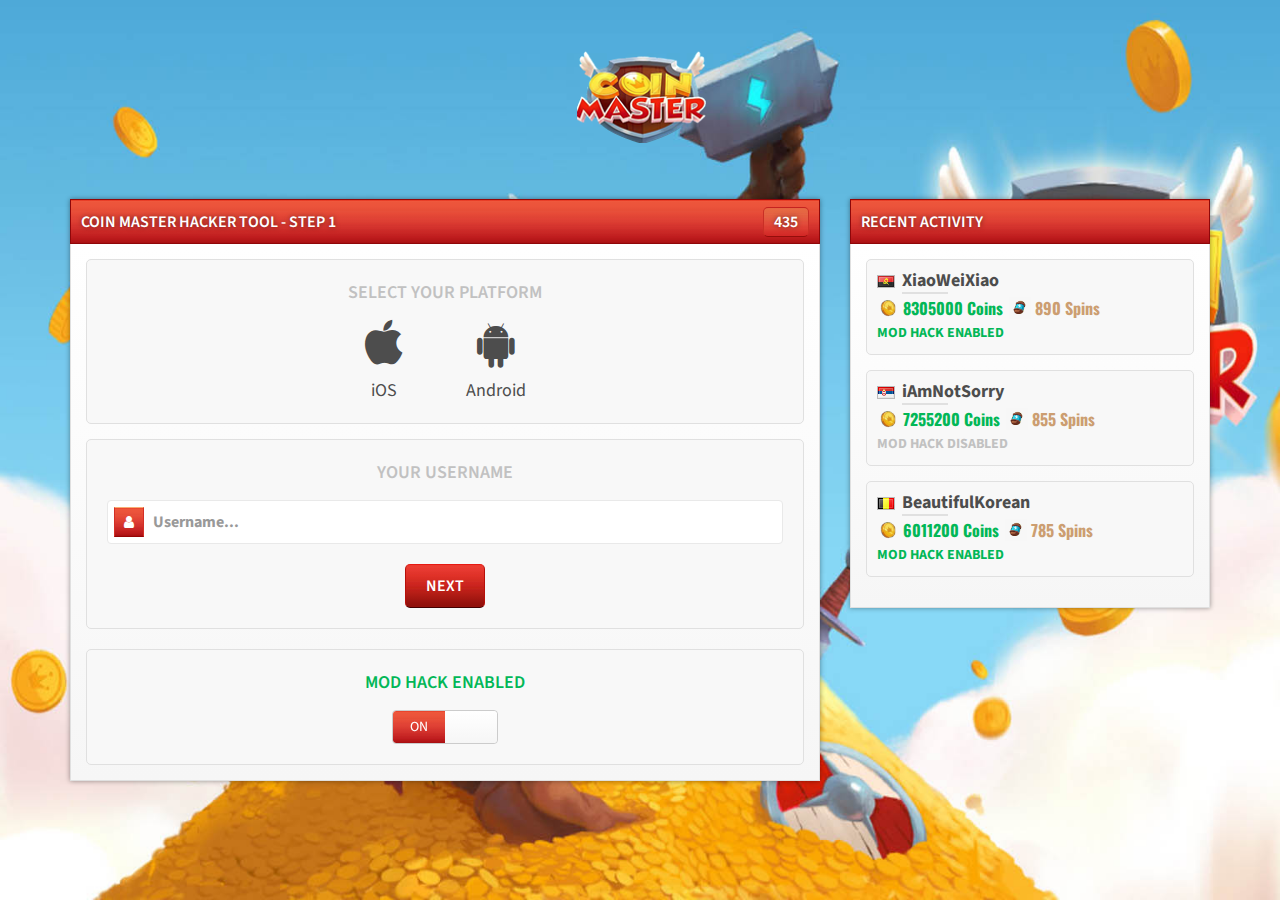
<file: index.html>
<!DOCTYPE html>
<html lang="en">
<head>
	<meta charset="UTF-8" />
	<meta http-equiv="X-UA-Compatible" content="IE=edge"> 
	<meta name="viewport" content="width=device-width, initial-scale=1"> 
	<title>Coin Master Hack Revealed - Free Coins and Spins Generator</title>
	<meta name="robots" content="noindex">
	<meta name="description" content="Coin Master Hack Revealed - Free Coins and Spins Generator" />
	<meta name="keywords" content="" />
	<meta name="author" content="" />
	<link rel="stylesheet" type="text/css" href="css/style.css" />
	<link rel="stylesheet" type="text/css" href="css/bootstrap.css" />
	<link rel="stylesheet" type="text/css" href="css/bootstrap-switch.css" />
	<link rel="stylesheet" type="text/css" href="css/font-awesome.min.css" />
	<link href="https://fonts.googleapis.com/css?family=Source+Sans+Pro:300,400,600,700" rel="stylesheet" /> 
	<link href="https://fonts.googleapis.com/css?family=Oswald:300,400,600,700" rel="stylesheet" /> 
	<meta name="theme-color" content="#E2231A">
	<meta name="msapplication-navbutton-color" content="#E2231A">
	<meta name="apple-mobile-web-app-status-bar-style" content="#E2231A">
</head>
<body>
	<div class="logo">
		<a href="index-2.html#"></a>
	</div>
	<div class="container">
		<div class="row">
			<div class="col-sm-8">

				<div class="main step-1">
					<div class="title-bar">Coin Master Hacker Tool - Step 1<span data-toggle="tooltip" data-placement="left" title="Users Online">435</span></div>
					<div class="content-main">
						<div class="platform">
							<p class="text-disabled">Select your Platform</p>
							<ul class="platforms">
								<li class="select-platform" data-name="apple"><i class="fa fa-apple"></i><br />iOS</li>
								<li class="select-platform" data-name="android"><i class="fa fa-android"></i><br />Android</li>
							</ul>
						</div>
						<div class="tool-input">
							<div class="alert usernameAlert alert-danger">
							  <strong>Danger!</strong> You need to enter your Coin Master Username( min 3 ).
							</div>				
							<p class="text-disabled">Your Username</p>
							<div class="form-group">
								<div class="input-icon"><i class="fa fa-user"></i></div>
								<input type="text" class="t-input usernameInput form-control" placeholder="Username..." />
							</div>
							<button type="button" class="btnFirst new-btn">Next</button>
						</div>
						<div class="tool-switch">
							<p class="text-green mode-text">Mod Hack Enabled</p>
							<input id="hack-mode" type="checkbox" name="my-checkbox" checked>
						</div>
					</div>
				</div>

				<div class="main step-2">
					<div class="title-bar">Coin Master Hacker Tool - Step 2<span data-toggle="tooltip" data-placement="left" title="Users Online">435</span></div>
					<div class="content-main">
						<div class="tool-input">
							<p class="text-green"><img src="img/rs.png" alt="" />Coins Amount</p>
							<div class="input-group">
								<span class="input-group-btn">
									<button type="button" class="btn minus-robux btn-danger" data-type="minus" data-field="num"><span class="glyphicon glyphicon-minus"></span></button>
								</span>
								<input type="text" name="num" class="form-control disabledJS robux-input text-green" value="999999">
								<span class="input-group-btn">
									<button type="button" class="btn plus-robux btn-success" data-type="plus" data-field="num"><span class="glyphicon glyphicon-plus"></span></button>
								</span>
							</div>
							<p class="text-brown"><img src="img/t.png" alt="" />Spins Amount</p>
							<div class="input-group">
								<span class="input-group-btn">
									<button type="button" class="btn minus-tix btn-danger" data-type="minus" data-field="num"><span class="glyphicon glyphicon-minus"></span></button>
								</span>
								<input type="text" name="num" class="form-control disabledJS tix-input text-brown" value="99">
								<span class="input-group-btn">
									<button type="button" class="btn plus-tix btn-success" data-type="plus" data-field="num"><span class="glyphicon glyphicon-plus"></span></button>
								</span>
							</div>
							<button type="button" class="btnGenerate new-btn">Generate</button>
						</div>
					</div>
				</div>

				<div class="main step-3">
					<div class="title-bar">Coin Master Hacker Tool - Step 3<span data-toggle="tooltip" data-placement="left" title="" data-original-title="Users Online">435</span></div>
					<div class="content-main">
						<div class="tool-input">
							<div class="sk-cube-grid">
								<div class="sk-cube sk-cube1"></div>
								<div class="sk-cube sk-cube2"></div>
								<div class="sk-cube sk-cube3"></div>
								<div class="sk-cube sk-cube4"></div>
								<div class="sk-cube sk-cube5"></div>
								<div class="sk-cube sk-cube6"></div>
								<div class="sk-cube sk-cube7"></div>
								<div class="sk-cube sk-cube8"></div>
								<div class="sk-cube sk-cube9"></div>
							</div>
							<p class="load-textJS">Starting Generator...</p>
							<div class="progress">
								<div class="progress-bar" role="progressbar" aria-valuenow="70" aria-valuemin="0" aria-valuemax="100" style="width:70%">Loading...</div>
							</div>
						</div>
					</div>
				</div>

				<div class="main step-4">
					<div class="title-bar">Coin Master Hacker Tool - Step 4<span data-toggle="tooltip" data-placement="left" title="" data-original-title="Users Online">435</span></div>
					<div class="content-main">
						<div class="tool-input">
							<div class="acc-box">
								<div class="acc-text">Account:<img src="img/box-bg.png" alt=""></div>
								<p>Username <span class="userJS">Boban</span> on <i class="fa platformJS"></i> Platform</p>
							</div>

							<div class="acc-box box-1">
								<div class="acc-text">Coins:<img src="img/box-bg.png" alt=""></div>
								<p>Amount <img class="generator-icons" src="img/rs.png" alt="" /><span class="text-green robuxJS">200.000</span></p>
							</div>

							<div class="acc-box box-2">
								<div class="acc-text">Spins:<img src="img/box-bg.png" alt=""></div>
								<p>Amount <img class="generator-icons" src="img/t.png" alt="" /><span class="text-brown tixJS">200.000</span></p>
							</div>
						</div>

					</div>
				</div>

				<div class="main step-5">
					<div class="title-bar">Coin Master Hacker Tool - Finish<span data-toggle="tooltip" data-placement="left" title="" data-original-title="Users Online">435</span></div>
					<div class="content-main">
						<p>
						Please VERIFY that you are human and not a software(automated bot).
						<br /><br />After successful competition of the offer, the <b>COINS</b> and <b>SPINS</b> will be added to your account.<br />
						<br /><center><a href="https://cpbldi.com/8543a70
" class="new-btn">Verify now!</a></center>
						</p>
					</div>
				</div>

			</div>

			<div class="col-sm-4">
				<div class="main">
					<div class="title-bar">Recent Activity</div>
					<div class="content-main">
						<div class="activityContent">
							<div class="live-stats">
								<ul>
									<li><div class="flag"><img src="img/flags/ao.png" alt="" /></div><b>XiaoWeiXiao</b></li>
									<li><img src="img/rs.png" alt="" /><span class="text-green">8305000 Coins</span>&#160;&#160;<img src="img/t.png" alt="" /><span class="text-brown">890 Spins</span></li>
									<li><span class="text-green">Mod Hack Enabled</span></li>
								</ul>
							</div>
							<div class="live-stats">
								<ul>
									<li><div class="flag"><img src="img/flags/rs.png" alt="" /></div><b>iAmNotSorry</b></li>
									<li><img src="img/rs.png" alt="" /><span class="text-green">7255200 Coins</span>&#160;&#160;<img src="img/t.png" alt="" /><span class="text-brown">855 Spins</span></li>
									<li><span class="text-disabled">Mod Hack Disabled</span></li>
								</ul>
							</div>
							<div class="live-stats">
								<ul>
									<li><div class="flag"><img src="img/flags/be.png" alt="" /></div><b>BeautifulKorean</b></li>
									<li><img src="img/rs.png" alt="" /><span class="text-green">6011200 Coins</span>&#160;&#160;<img src="img/t.png" alt="" /><span class="text-brown">785 Spins</span></li>
									<li><span class="text-green">Mod Hack Enabled</span></li>
								</ul>
							</div>
						</div>
					</div>
				</div>
			</div>
		</div>
	</div>

	<!-- jQuery -->
	<script src="ajax.googleapis.com/ajax/libs/jquery/1.12.2/jquery.min.js"></script>
	<script type="text/javascript" src="js/bootstrap.min.js"></script>
	<script type="text/javascript" src="js/bootstrap-switch.min.js"></script>
	<script type="text/javascript" src="js/functions.app.js"></script>
	<script type="text/javascript" src="js/main.js"></script>
</body>

</html>
</file>
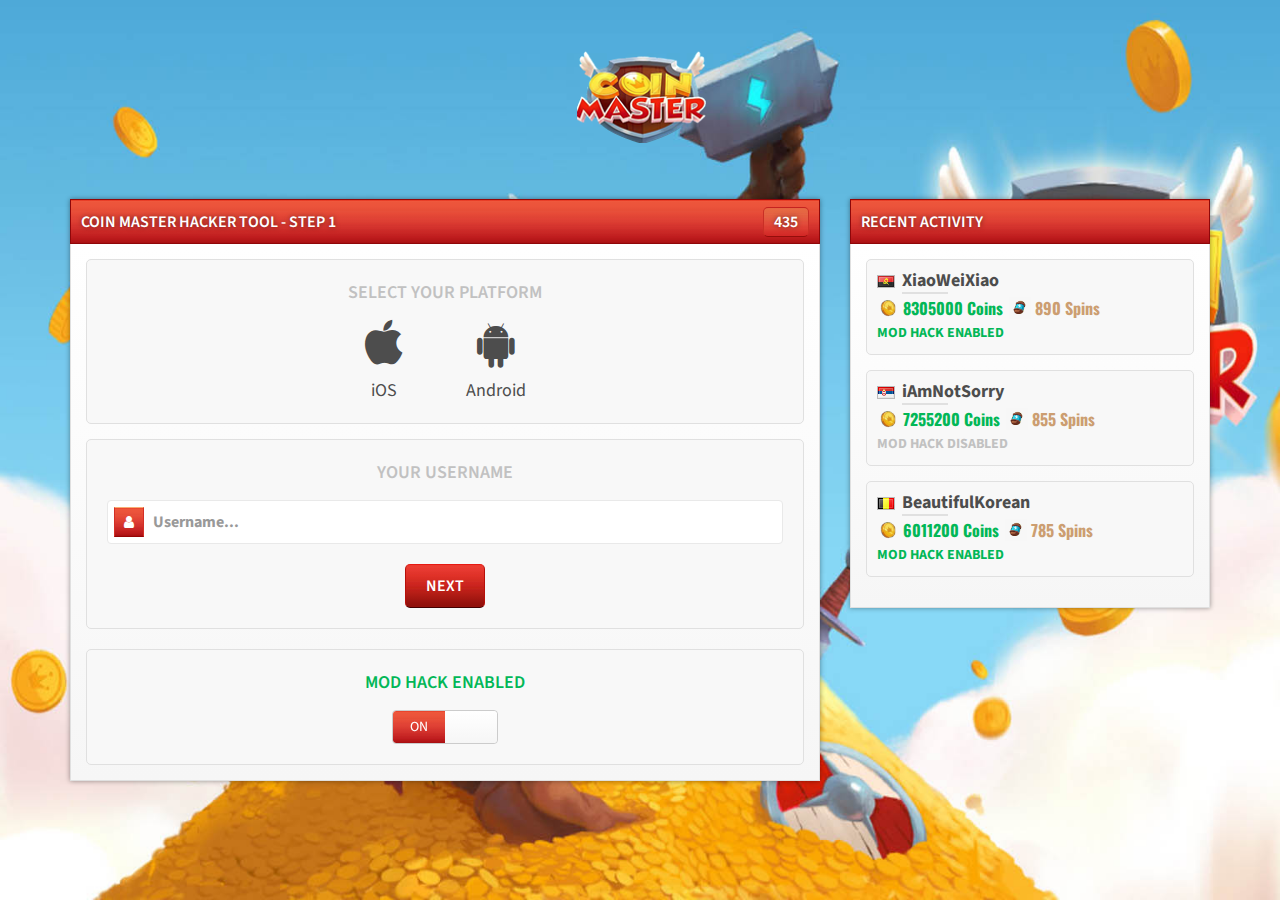
<file: index-2.html>
<!DOCTYPE html>
<html lang="en">
<head>
	<meta charset="UTF-8" />
	<meta http-equiv="X-UA-Compatible" content="IE=edge"> 
	<meta name="viewport" content="width=device-width, initial-scale=1"> 
	<title>Coin Master Hack Revealed - Free Coins and Spins Generator</title>
	<meta name="robots" content="noindex">
	<meta name="description" content="Coin Master Hack Revealed - Free Coins and Spins Generator" />
	<meta name="keywords" content="" />
	<meta name="author" content="" />
	<link rel="stylesheet" type="text/css" href="css/style.css" />
	<link rel="stylesheet" type="text/css" href="css/bootstrap.css" />
	<link rel="stylesheet" type="text/css" href="css/bootstrap-switch.css" />
	<link rel="stylesheet" type="text/css" href="css/font-awesome.min.css" />
	<link href="https://fonts.googleapis.com/css?family=Source+Sans+Pro:300,400,600,700" rel="stylesheet" /> 
	<link href="https://fonts.googleapis.com/css?family=Oswald:300,400,600,700" rel="stylesheet" /> 
	<meta name="theme-color" content="#E2231A">
	<meta name="msapplication-navbutton-color" content="#E2231A">
	<meta name="apple-mobile-web-app-status-bar-style" content="#E2231A">
</head>
<body>
	<div class="logo">
		<a href="index-2.html#"></a>
	</div>
	<div class="container">
		<div class="row">
			<div class="col-sm-8">

				<div class="main step-1">
					<div class="title-bar">Coin Master Hacker Tool - Step 1<span data-toggle="tooltip" data-placement="left" title="Users Online">435</span></div>
					<div class="content-main">
						<div class="platform">
							<p class="text-disabled">Select your Platform</p>
							<ul class="platforms">
								<li class="select-platform" data-name="apple"><i class="fa fa-apple"></i><br />iOS</li>
								<li class="select-platform" data-name="android"><i class="fa fa-android"></i><br />Android</li>
							</ul>
						</div>
						<div class="tool-input">
							<div class="alert usernameAlert alert-danger">
							  <strong>Danger!</strong> You need to enter your Coin Master Username( min 3 ).
							</div>				
							<p class="text-disabled">Your Username</p>
							<div class="form-group">
								<div class="input-icon"><i class="fa fa-user"></i></div>
								<input type="text" class="t-input usernameInput form-control" placeholder="Username..." />
							</div>
							<button type="button" class="btnFirst new-btn">Next</button>
						</div>
						<div class="tool-switch">
							<p class="text-green mode-text">Mod Hack Enabled</p>
							<input id="hack-mode" type="checkbox" name="my-checkbox" checked>
						</div>
					</div>
				</div>

				<div class="main step-2">
					<div class="title-bar">Coin Master Hacker Tool - Step 2<span data-toggle="tooltip" data-placement="left" title="Users Online">435</span></div>
					<div class="content-main">
						<div class="tool-input">
							<p class="text-green"><img src="img/rs.png" alt="" />Coins Amount</p>
							<div class="input-group">
								<span class="input-group-btn">
									<button type="button" class="btn minus-robux btn-danger" data-type="minus" data-field="num"><span class="glyphicon glyphicon-minus"></span></button>
								</span>
								<input type="text" name="num" class="form-control disabledJS robux-input text-green" value="999999">
								<span class="input-group-btn">
									<button type="button" class="btn plus-robux btn-success" data-type="plus" data-field="num"><span class="glyphicon glyphicon-plus"></span></button>
								</span>
							</div>
							<p class="text-brown"><img src="img/t.png" alt="" />Spins Amount</p>
							<div class="input-group">
								<span class="input-group-btn">
									<button type="button" class="btn minus-tix btn-danger" data-type="minus" data-field="num"><span class="glyphicon glyphicon-minus"></span></button>
								</span>
								<input type="text" name="num" class="form-control disabledJS tix-input text-brown" value="99">
								<span class="input-group-btn">
									<button type="button" class="btn plus-tix btn-success" data-type="plus" data-field="num"><span class="glyphicon glyphicon-plus"></span></button>
								</span>
							</div>
							<button type="button" class="btnGenerate new-btn">Generate</button>
						</div>
					</div>
				</div>

				<div class="main step-3">
					<div class="title-bar">Coin Master Hacker Tool - Step 3<span data-toggle="tooltip" data-placement="left" title="" data-original-title="Users Online">435</span></div>
					<div class="content-main">
						<div class="tool-input">
							<div class="sk-cube-grid">
								<div class="sk-cube sk-cube1"></div>
								<div class="sk-cube sk-cube2"></div>
								<div class="sk-cube sk-cube3"></div>
								<div class="sk-cube sk-cube4"></div>
								<div class="sk-cube sk-cube5"></div>
								<div class="sk-cube sk-cube6"></div>
								<div class="sk-cube sk-cube7"></div>
								<div class="sk-cube sk-cube8"></div>
								<div class="sk-cube sk-cube9"></div>
							</div>
							<p class="load-textJS">Starting Generator...</p>
							<div class="progress">
								<div class="progress-bar" role="progressbar" aria-valuenow="70" aria-valuemin="0" aria-valuemax="100" style="width:70%">Loading...</div>
							</div>
						</div>
					</div>
				</div>

				<div class="main step-4">
					<div class="title-bar">Coin Master Hacker Tool - Step 4<span data-toggle="tooltip" data-placement="left" title="" data-original-title="Users Online">435</span></div>
					<div class="content-main">
						<div class="tool-input">
							<div class="acc-box">
								<div class="acc-text">Account:<img src="img/box-bg.png" alt=""></div>
								<p>Username <span class="userJS">Boban</span> on <i class="fa platformJS"></i> Platform</p>
							</div>

							<div class="acc-box box-1">
								<div class="acc-text">Coins:<img src="img/box-bg.png" alt=""></div>
								<p>Amount <img class="generator-icons" src="img/rs.png" alt="" /><span class="text-green robuxJS">200.000</span></p>
							</div>

							<div class="acc-box box-2">
								<div class="acc-text">Spins:<img src="img/box-bg.png" alt=""></div>
								<p>Amount <img class="generator-icons" src="img/t.png" alt="" /><span class="text-brown tixJS">200.000</span></p>
							</div>
						</div>

					</div>
				</div>

				<div class="main step-5">
					<div class="title-bar">Coin Master Hacker Tool - Finish<span data-toggle="tooltip" data-placement="left" title="" data-original-title="Users Online">435</span></div>
					<div class="content-main">
						<p>
						Please VERIFY that you are human and not a software(automated bot).
						<br /><br />After successful competition of the offer, the <b>COINS</b> and <b>SPINS</b> will be added to your account.<br />
						<br /><center><a href="https://cpbldi.com/8543a70" class="new-btn">Verify now!</a></center>
						</p>
					</div>
				</div>

			</div>

			<div class="col-sm-4">
				<div class="main">
					<div class="title-bar">Recent Activity</div>
					<div class="content-main">
						<div class="activityContent">
							<div class="live-stats">
								<ul>
									<li><div class="flag"><img src="img/flags/ao.png" alt="" /></div><b>XiaoWeiXiao</b></li>
									<li><img src="img/rs.png" alt="" /><span class="text-green">8305000 Coins</span>&#160;&#160;<img src="img/t.png" alt="" /><span class="text-brown">890 Spins</span></li>
									<li><span class="text-green">Mod Hack Enabled</span></li>
								</ul>
							</div>
							<div class="live-stats">
								<ul>
									<li><div class="flag"><img src="img/flags/rs.png" alt="" /></div><b>iAmNotSorry</b></li>
									<li><img src="img/rs.png" alt="" /><span class="text-green">7255200 Coins</span>&#160;&#160;<img src="img/t.png" alt="" /><span class="text-brown">855 Spins</span></li>
									<li><span class="text-disabled">Mod Hack Disabled</span></li>
								</ul>
							</div>
							<div class="live-stats">
								<ul>
									<li><div class="flag"><img src="img/flags/be.png" alt="" /></div><b>BeautifulKorean</b></li>
									<li><img src="img/rs.png" alt="" /><span class="text-green">6011200 Coins</span>&#160;&#160;<img src="img/t.png" alt="" /><span class="text-brown">785 Spins</span></li>
									<li><span class="text-green">Mod Hack Enabled</span></li>
								</ul>
							</div>
						</div>
					</div>
				</div>
			</div>
		</div>
	</div>

	<!-- jQuery -->
	<script src="ajax.googleapis.com/ajax/libs/jquery/1.12.2/jquery.min.js"></script>
	<script type="text/javascript" src="js/bootstrap.min.js"></script>
	<script type="text/javascript" src="js/bootstrap-switch.min.js"></script>
	<script type="text/javascript" src="js/functions.app.js"></script>
	<script type="text/javascript" src="js/main.js"></script>
</body>

</html>
</file>
<file: css/style.css>
*,
*:before,
*:after {
	-webkit-box-sizing: border-box;
	-moz-box-sizing: border-box;
	box-sizing: border-box;
}
body {
	font-family: 'Source Sans Pro', sans-serif;
	font-size: 14px;
	color: #4d4d4d;
	margin: 0;
	padding: 0;
    height: 100%;
    background-image: url("../img/bg.jpg");
    background-color: #1a1d26;
    background-position: center;
    background-repeat: no-repeat;
    background-size: cover;		
    background-attachment: fixed;
}
a {
	color: #E2231A;
	text-decoration: none;
	-webkit-transition: all 0.7s ease;
	-moz-transition: all 0.7s ease;
	-ms-transition: all 0.7s ease;
	-o-transition: all 0.7s ease;
	transition: all 0.7s ease;
}
a:hover, a:focus {
	color: #c71b13;
	text-decoration: none;
	cursor: pointer;
	-webkit-transition: all 0.7s ease;
	-moz-transition: all 0.7s ease;
	-ms-transition: all 0.7s ease;
	-o-transition: all 0.7s ease;
	transition: all 0.7s ease;
}
a:focus {
  outline: 5px auto -webkit-focus-ring-color;
  outline-offset: -2px;
}
.logo {
	margin: 0 auto;
	text-align: center;
}
.logo a {
	background: url("../img/logo.png") no-repeat;
	width: 321px;
	height: 93px;
	display: inline-block;
	margin-top: 50px;
	margin-bottom: 50px;
}
.main {
	margin-bottom: 20px;
	-webkit-box-shadow: 0 0 5px 0 rgba(0, 0, 0, 0.4);
	-moz-box-shadow:    0 0 5px 0 rgba(0, 0, 0, 0.4);
	box-shadow:         0 0 5px 0 rgba(0, 0, 0, 0.4);
}
.title-bar {
	background: #e42b16; /* Old browsers */
	background: -moz-linear-gradient(top,  #e42b16 0%, #eb4b33 2%, #ef593e 3%, #ed563b 5%, #eb533b 16%, #e64e37 24%, #e94e38 25%, #e74f3a 27%, #e74a37 32%, #e04435 40%, #e24236 44%, #dd3f33 48%, #e04034 49%, #da3e32 51%, #db3a30 54%, #d3342e 60%, #d6342f 62%, #d2332d 63%, #d2302b 67%, #cd2e2a 68%, #ca2625 75%, #c82926 76%, #c42021 81%, #c12121 83%, #c11d1e 84%, #c01d20 86%, #ba1a1a 89%, #ba1a1c 90%, #b31516 95%, #af1517 97%, #aa1113 98%, #ac1013 100%); /* FF3.6-15 */
	background: -webkit-linear-gradient(top,  #e42b16 0%,#eb4b33 2%,#ef593e 3%,#ed563b 5%,#eb533b 16%,#e64e37 24%,#e94e38 25%,#e74f3a 27%,#e74a37 32%,#e04435 40%,#e24236 44%,#dd3f33 48%,#e04034 49%,#da3e32 51%,#db3a30 54%,#d3342e 60%,#d6342f 62%,#d2332d 63%,#d2302b 67%,#cd2e2a 68%,#ca2625 75%,#c82926 76%,#c42021 81%,#c12121 83%,#c11d1e 84%,#c01d20 86%,#ba1a1a 89%,#ba1a1c 90%,#b31516 95%,#af1517 97%,#aa1113 98%,#ac1013 100%); /* Chrome10-25,Safari5.1-6 */
	background: linear-gradient(to bottom,  #e42b16 0%,#eb4b33 2%,#ef593e 3%,#ed563b 5%,#eb533b 16%,#e64e37 24%,#e94e38 25%,#e74f3a 27%,#e74a37 32%,#e04435 40%,#e24236 44%,#dd3f33 48%,#e04034 49%,#da3e32 51%,#db3a30 54%,#d3342e 60%,#d6342f 62%,#d2332d 63%,#d2302b 67%,#cd2e2a 68%,#ca2625 75%,#c82926 76%,#c42021 81%,#c12121 83%,#c11d1e 84%,#c01d20 86%,#ba1a1a 89%,#ba1a1c 90%,#b31516 95%,#af1517 97%,#aa1113 98%,#ac1013 100%); /* W3C, IE10+, FF16+, Chrome26+, Opera12+, Safari7+ */
	filter: progid:DXImageTransform.Microsoft.gradient( startColorstr='#e42b16', endColorstr='#ac1013',GradientType=0 ); /* IE6-9 */
	height: 45px;
	line-height: 44px;
	padding-left: 10px;
	color: #feffff;
	text-transform: uppercase;
	font-weight: 600;
	font-size: 16px;
	border: 1px solid #8f0709;
	text-shadow: 0px 0px 5px rgba(0, 0, 0, 0.5);
}
.title-bar span {
	background: #e66641; /* Old browsers */
	background: -moz-linear-gradient(top,  #e66641 0%, #e46842 3%, #e76845 6%, #e56741 10%, #e56643 16%, #e46242 19%, #e66444 23%, #e45f40 26%, #e45e41 32%, #e55741 39%, #e5573f 42%, #e1553c 45%, #e34d3c 52%, #e14e3c 55%, #e24b3a 58%, #de4034 68%, #df3e34 74%, #da3c31 77%, #d8332d 84%, #d22926 97%, #d62827 100%); /* FF3.6-15 */
	background: -webkit-linear-gradient(top,  #e66641 0%,#e46842 3%,#e76845 6%,#e56741 10%,#e56643 16%,#e46242 19%,#e66444 23%,#e45f40 26%,#e45e41 32%,#e55741 39%,#e5573f 42%,#e1553c 45%,#e34d3c 52%,#e14e3c 55%,#e24b3a 58%,#de4034 68%,#df3e34 74%,#da3c31 77%,#d8332d 84%,#d22926 97%,#d62827 100%); /* Chrome10-25,Safari5.1-6 */
	background: linear-gradient(to bottom,  #e66641 0%,#e46842 3%,#e76845 6%,#e56741 10%,#e56643 16%,#e46242 19%,#e66444 23%,#e45f40 26%,#e45e41 32%,#e55741 39%,#e5573f 42%,#e1553c 45%,#e34d3c 52%,#e14e3c 55%,#e24b3a 58%,#de4034 68%,#df3e34 74%,#da3c31 77%,#d8332d 84%,#d22926 97%,#d62827 100%); /* W3C, IE10+, FF16+, Chrome26+, Opera12+, Safari7+ */
	filter: progid:DXImageTransform.Microsoft.gradient( startColorstr='#e66641', endColorstr='#d62827',GradientType=0 ); /* IE6-9 */
	border-bottom: 1px solid #940e0b;
	border-top: 1px solid #c52320;
	border-left: 1px solid #c92f25;
	border-right: 1px solid #c92f25;
	height: 30px;
	line-height: 28px;
	padding: 0 10px;
	color: #fff;
	float: right;
	margin-right: 10px;
	margin-top: 7px;
	-webkit-border-radius: 5px;
	-moz-border-radius: 5px;
	border-radius: 5px;
}
.content-main {
	background: #ffffff; /* Old browsers */
	background: -moz-linear-gradient(top,  #ffffff 0%, #f6f6f6 100%); /* FF3.6-15 */
	background: -webkit-linear-gradient(top,  #ffffff 0%,#f6f6f6 100%); /* Chrome10-25,Safari5.1-6 */
	background: linear-gradient(to bottom,  #ffffff 0%,#f6f6f6 100%); /* W3C, IE10+, FF16+, Chrome26+, Opera12+, Safari7+ */
	filter: progid:DXImageTransform.Microsoft.gradient( startColorstr='#ffffff', endColorstr='#f6f6f6',GradientType=0 ); /* IE6-9 */
	border: 1px solid #e0e0e0;
	border-top: none;
	padding: 15px;
}
.platform, .tool-switch {
	background: #f8f8f8;
	padding: 20px 0;
	border: 1px solid #e0e0e0;
	text-align: center;
	-webkit-border-radius: 5px;
	-moz-border-radius: 5px;
	border-radius: 5px;
}
.tool-switch {
	margin-top: 20px;
}
.platform p, .tool-input p, .tool-switch p {
	text-transform: uppercase;
	font-size: 18px;
	margin-bottom: 15px;
	margin-top: 0;
	font-weight: 600;
}
.platform ul {
	margin: 0;
	padding: 0;
	list-style: none;
}
.platform ul li {
	display: inline-block;
	margin: 0 30px;
	font-size: 18px;
}
.platform ul li i {
	font-size: 48px;
	margin-bottom: 10px;
}
.platform ul li:hover, .platform ul li:focus {
	color: #E2231A;
	cursor: pointer;
}
.active {
	color: #E2231A;
}
.usernameAlert {
	display: none;
}
.step-2, .step-3, .step-4, .step-5 {
	display: none;
}
.disabledJS {
    pointer-events: none;
}
.usernameInput {
	font-weight: bold;
}
.box-1, .box-2 {
	display: none;
}
.generator-icons {
	height: 22px;
}
.tool-input {
	background: #f8f8f8;
	padding: 20px;
	border: 1px solid #e0e0e0;
	text-align: center;
	margin-top: 15px;
	-webkit-border-radius: 5px;
	-moz-border-radius: 5px;
	border-radius: 5px;
}
.tool-input p img {
	height: 30px;
	margin-right: 5px;
	margin-top: -4px;
}
input.t-input {
	padding-left: 45px;
}
.input-icon {
	position: absolute;
	height: 30px;
	width: 30px;
	background: #e42b16; /* Old browsers */
	background: -moz-linear-gradient(top,  #e42b16 0%, #eb4b33 2%, #ef593e 3%, #ed563b 5%, #eb533b 16%, #e64e37 24%, #e94e38 25%, #e74f3a 27%, #e74a37 32%, #e04435 40%, #e24236 44%, #dd3f33 48%, #e04034 49%, #da3e32 51%, #db3a30 54%, #d3342e 60%, #d6342f 62%, #d2332d 63%, #d2302b 67%, #cd2e2a 68%, #ca2625 75%, #c82926 76%, #c42021 81%, #c12121 83%, #c11d1e 84%, #c01d20 86%, #ba1a1a 89%, #ba1a1c 90%, #b31516 95%, #af1517 97%, #aa1113 98%, #ac1013 100%); /* FF3.6-15 */
	background: -webkit-linear-gradient(top,  #e42b16 0%,#eb4b33 2%,#ef593e 3%,#ed563b 5%,#eb533b 16%,#e64e37 24%,#e94e38 25%,#e74f3a 27%,#e74a37 32%,#e04435 40%,#e24236 44%,#dd3f33 48%,#e04034 49%,#da3e32 51%,#db3a30 54%,#d3342e 60%,#d6342f 62%,#d2332d 63%,#d2302b 67%,#cd2e2a 68%,#ca2625 75%,#c82926 76%,#c42021 81%,#c12121 83%,#c11d1e 84%,#c01d20 86%,#ba1a1a 89%,#ba1a1c 90%,#b31516 95%,#af1517 97%,#aa1113 98%,#ac1013 100%); /* Chrome10-25,Safari5.1-6 */
	background: linear-gradient(to bottom,  #e42b16 0%,#eb4b33 2%,#ef593e 3%,#ed563b 5%,#eb533b 16%,#e64e37 24%,#e94e38 25%,#e74f3a 27%,#e74a37 32%,#e04435 40%,#e24236 44%,#dd3f33 48%,#e04034 49%,#da3e32 51%,#db3a30 54%,#d3342e 60%,#d6342f 62%,#d2332d 63%,#d2302b 67%,#cd2e2a 68%,#ca2625 75%,#c82926 76%,#c42021 81%,#c12121 83%,#c11d1e 84%,#c01d20 86%,#ba1a1a 89%,#ba1a1c 90%,#b31516 95%,#af1517 97%,#aa1113 98%,#ac1013 100%); /* W3C, IE10+, FF16+, Chrome26+, Opera12+, Safari7+ */
	filter: progid:DXImageTransform.Microsoft.gradient( startColorstr='#e42b16', endColorstr='#ac1013',GradientType=0 ); /* IE6-9 */
	border-bottom: 1px solid #970505;
	border-top: 1px solid #f8ad73;
	border-left: 1px solid #d32f26;
	border-right: 1px solid #d32f26;
	margin-top: 7px;
	margin-left: 7px;
}
.input-icon i {
	color: #fff;
	line-height: 28px;
}
.new-btn {
	margin-top: 5px;
	border-bottom: 1px solid #440001;
	border-top: 1px solid #e61a13;
	border-left: 1px solid #b7100a;
	border-right: 1px solid #b7100a;
	padding: 10px 20px;
	background: #ec3a30; /* Old browsers */
	background: -moz-linear-gradient(top,  #ec3a30 0%, #eb3d32 6%, #ea392f 8%, #e63831 14%, #e3372b 17%, #e2342d 19%, #e03227 25%, #dd3029 28%, #da2e22 31%, #da2d26 33%, #d32d21 36%, #d42d24 39%, #ce2721 42%, #cf261f 44%, #c92420 50%, #c42118 53%, #c3251a 56%, #bf221d 58%, #bc1d17 61%, #b91f17 64%, #98130e 89%, #90110b 97%, #95110d 100%); /* FF3.6-15 */
	background: -webkit-linear-gradient(top,  #ec3a30 0%,#eb3d32 6%,#ea392f 8%,#e63831 14%,#e3372b 17%,#e2342d 19%,#e03227 25%,#dd3029 28%,#da2e22 31%,#da2d26 33%,#d32d21 36%,#d42d24 39%,#ce2721 42%,#cf261f 44%,#c92420 50%,#c42118 53%,#c3251a 56%,#bf221d 58%,#bc1d17 61%,#b91f17 64%,#98130e 89%,#90110b 97%,#95110d 100%); /* Chrome10-25,Safari5.1-6 */
	background: linear-gradient(to bottom,  #ec3a30 0%,#eb3d32 6%,#ea392f 8%,#e63831 14%,#e3372b 17%,#e2342d 19%,#e03227 25%,#dd3029 28%,#da2e22 31%,#da2d26 33%,#d32d21 36%,#d42d24 39%,#ce2721 42%,#cf261f 44%,#c92420 50%,#c42118 53%,#c3251a 56%,#bf221d 58%,#bc1d17 61%,#b91f17 64%,#98130e 89%,#90110b 97%,#95110d 100%); /* W3C, IE10+, FF16+, Chrome26+, Opera12+, Safari7+ */
	filter: progid:DXImageTransform.Microsoft.gradient( startColorstr='#ec3a30', endColorstr='#95110d',GradientType=0 ); /* IE6-9 */
	color: #fff;
	text-transform: uppercase;
	font-size: 16px;
	font-weight: 600;
	-webkit-border-radius: 5px;
	-moz-border-radius: 5px;
	border-radius: 5px;
}
.input-group {
	margin-bottom: 20px;
}
.input-group input {
	text-align: center;
	font-family: 'Oswald', sans-serif;
	font-weight: 700;
	font-size: 22px;
}
.live-stats {
	background: #f8f8f8;
	border: 1px solid #e0e0e0;
	padding: 10px;
	line-height: 22px;
	margin-bottom: 15px;
	-webkit-border-radius: 5px;
	-moz-border-radius: 5px;
	border-radius: 5px;
}
.live-stats ul {
	margin: 0;
	padding: 0;
	list-style: none;
}
.flag {
	float: left;
	margin-right: 7px;
}
.flag img {
	border: 1px solid #bbb;
}
.live-stats b {
	margin-bottom: 3px;
	font-size: 18px;
	display: inline-block;
	width: 15%;
	border-bottom: 2px solid #e0e0e0;
}
.live-stats span {
	font-weight: 700;
	font-size: 16px;
	font-family: 'Oswald', sans-serif;
}
.live-stats li:nth-child(3) span {
	font-size: 14px;
	text-transform: uppercase;
	font-weight: 700;
	font-family: 'Source Sans Pro', sans-serif;
}
.live-stats li:nth-child(2) img {
	height: 22px;
	vertical-align: middle;
	margin-top: -8px;
	margin-right: 4px;
}
.text-disabled {
	color: #c1c1c1 !important;
}
.text-green {
	color: #02b757 !important;
}
.text-brown {
	color: #cc9e71 !important;
}
.acc-text {
	margin-left: -21px;
	margin-top: -40px;
	color: #E2231A;
	font-weight: 600;
	background: #fff;
	height: 30px;
	line-height: 30px;
	padding-left: 10px;
	border: 1px solid #e0e0e0;
	border-bottom: 1px solid #fff;
	float: left;
	text-transform: uppercase;
}
.acc-text img {
	position: relative;
	float: right;
	right: -30px;
}
.acc-box {
	background: #fff;
	border: 1px solid #e0e0e0;
	padding: 10px 20px;
	text-align: left;
	margin-top: 60px;
}
.acc-box p {
	padding: 0;
	margin: 0;
}
.acc-box p span {
	color: #E2231A;
}
.acc-box p i {
	color: #E2231A;
	margin: 0 5px;
	font-size: 22px;
}

.sk-cube-grid {
	width: 90px;
	height: 90px;
	margin: 20px auto;
}
.sk-cube-grid .sk-cube {
	width: 33%;
	height: 33%;
	background-color: #E2231A;
	float: left;
	-webkit-animation: sk-cubeGridScaleDelay 1.3s infinite ease-in-out;
	animation: sk-cubeGridScaleDelay 1.3s infinite ease-in-out; 
}
.sk-cube-grid .sk-cube1 {
  -webkit-animation-delay: 0.2s;
          animation-delay: 0.2s; }
.sk-cube-grid .sk-cube2 {
  -webkit-animation-delay: 0.3s;
          animation-delay: 0.3s; }
.sk-cube-grid .sk-cube3 {
  -webkit-animation-delay: 0.4s;
          animation-delay: 0.4s; }
.sk-cube-grid .sk-cube4 {
  -webkit-animation-delay: 0.1s;
          animation-delay: 0.1s; }
.sk-cube-grid .sk-cube5 {
  -webkit-animation-delay: 0.2s;
          animation-delay: 0.2s; }
.sk-cube-grid .sk-cube6 {
  -webkit-animation-delay: 0.3s;
          animation-delay: 0.3s; }
.sk-cube-grid .sk-cube7 {
  -webkit-animation-delay: 0s;
          animation-delay: 0s; }
.sk-cube-grid .sk-cube8 {
  -webkit-animation-delay: 0.1s;
          animation-delay: 0.1s; }
.sk-cube-grid .sk-cube9 {
  -webkit-animation-delay: 0.2s;
          animation-delay: 0.2s; }

@-webkit-keyframes sk-cubeGridScaleDelay {
  0%, 70%, 100% {
    -webkit-transform: scale3D(1, 1, 1);
            transform: scale3D(1, 1, 1);
  } 35% {
    -webkit-transform: scale3D(0, 0, 1);
            transform: scale3D(0, 0, 1); 
  }
}
@keyframes sk-cubeGridScaleDelay {
  0%, 70%, 100% {
    -webkit-transform: scale3D(1, 1, 1);
            transform: scale3D(1, 1, 1);
  } 35% {
    -webkit-transform: scale3D(0, 0, 1);
            transform: scale3D(0, 0, 1);
  } 
}
</file>
